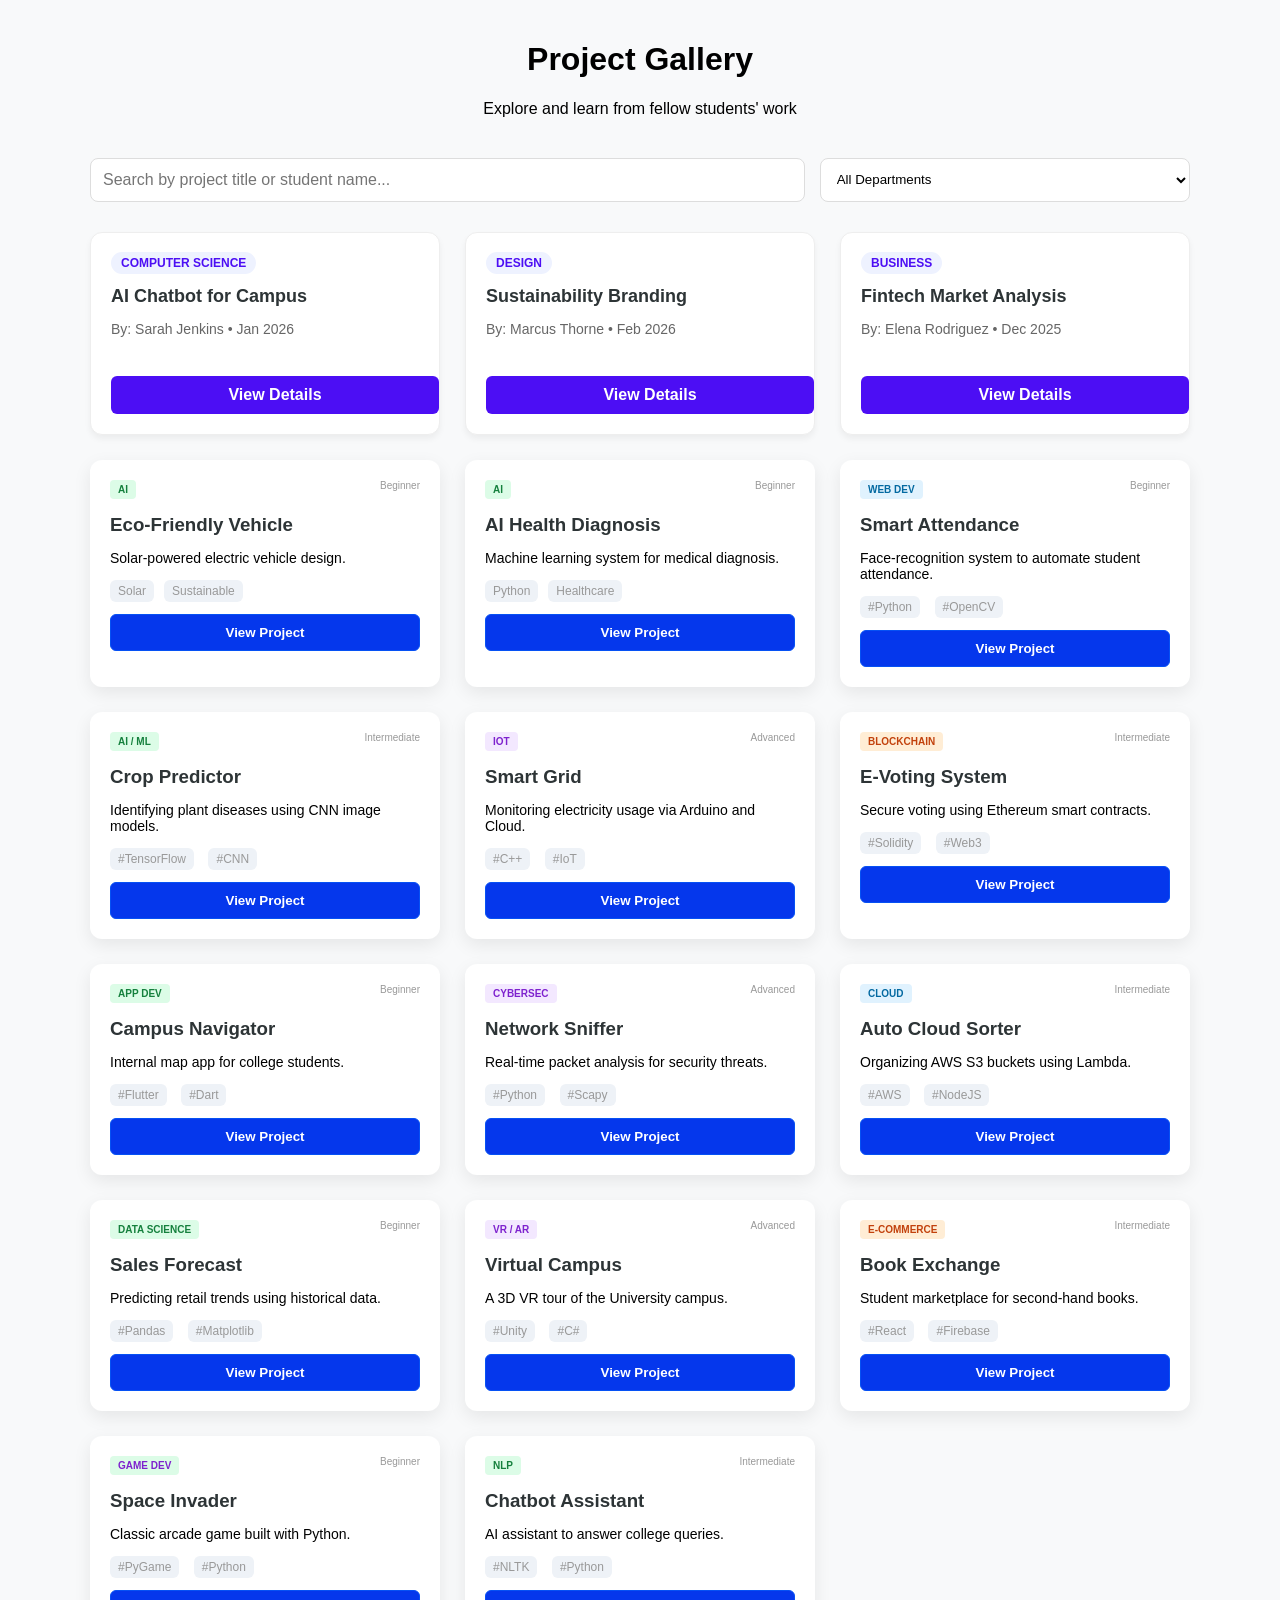
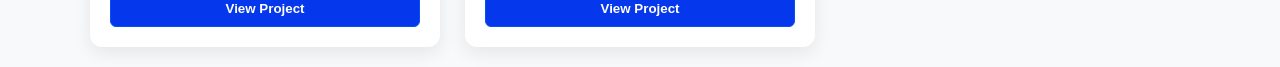
<file: browse.html>
<!DOCTYPE html>
<html lang="en">
<head>
    <meta charset="UTF-8">
    <meta name="viewport" content="width=device-width, initial-scale=1.0">
    <title>Browse Projects | Student Portal</title>
    <style>
        :root {
            --primary-color: #4c0ef4;
            --accent-color: #667eea;
            --bg-light: #f8f9fa;
            --text-main: #2d3436;
        }

        body {
            font-family: 'Segoe UI', sans-serif;
            background-color: var(--bg-light);
            margin: 0;
            padding: 20px;
        }

        .container {
            max-width: 1100px;
            margin: 0 auto;
        }

        header {
            text-align: center;
            margin-bottom: 40px;
        }

        /* Search & Filter Section */
        .controls {
            display: flex;
            gap: 15px;
            margin-bottom: 30px;
            flex-wrap: wrap;
        }

        .search-bar {
            flex: 2;
            padding: 12px;
            border: 1px solid #ddd;
            border-radius: 8px;
            font-size: 1rem;
        }

        .filter-select {
            flex: 1;
            padding: 12px;
            border: 1px solid #ddd;
            border-radius: 8px;
            background: white;
        }

        /* Project Grid */
        .project-grid {
            display: grid;
            grid-template-columns: repeat(auto-fill, minmax(300px, 1fr));
            gap: 25px;
        }

        .project-card {
            background: white;
            border-radius: 12px;
            overflow: hidden;
            box-shadow: 0 4px 6px rgba(0,0,0,0.05);
            transition: transform 0.2s;
            border: 1px solid #eee;
        }

        .project-card:hover {
            transform: translateY(-5px);
            box-shadow: 0 8px 15px rgba(0,0,0,0.1);
        }

        .card-content {
            padding: 20px;
        }

        .tag {
            background: #eef2ff;
            color: var(--primary-color);
            padding: 4px 10px;
            border-radius: 20px;
            font-size: 0.75rem;
            font-weight: bold;
            text-transform: uppercase;
        }

        h3 {
            margin: 15px 0 10px 0;
            color: var(--text-main);
        }

        .author {
            color: #636e72;
            font-size: 0.85rem;
            margin-bottom: 15px;
        }

        .view-btn {
            display: inline-block;
            width: 100%;
            text-align: center;
            padding: 10px;
            background-color: var(--primary-color);
            color: white;
            text-decoration: none;
            border-radius: 6px;
            font-weight: 600;
        }

            .card {
      background: white;
      border-radius: 12px;
      padding: 20px;
      box-shadow: 0 6px 18px rgba(0,0,0,0.08);
      transition: 0.3s;
    }

    .card h4 { margin-bottom: 8px; }
    .card p { font-size: 14px; margin-bottom: 12px; }
    .tags span {
      background: #eef2f7;
      padding: 4px 8px;
      border-radius: 6px;
      font-size: 12px;
      margin-right: 6px;
    }

    .card:hover {
    box-shadow: 0 10px 20px rgba(0,0,0,0.05);
}

.card-header {
    display: flex;
    justify-content: space-between;
    margin-bottom: 15px;
}

    .tags span {
      background: #eef2f7;
      padding: 4px 8px;
      border-radius: 6px;
      font-size: 12px;
      margin-right: 6px;
    }
    .category {
    font-size: 10px;
    font-weight: bold;
    padding: 4px 8px;
    border-radius: 4px;
    text-transform: uppercase;
}

.tags {
    margin: 15px 0;
}

.tags span {
    font-size: 12px;
    color: #999;
    margin-right: 10px;
}


.level { font-size: 10px; color: #999; }

.project-card h3 {
    font-size: 18px;
    margin-bottom: 10px;
}

.project-card p {
    font-size: 14px;
    color: #666;
    height: 40px;
}
.btn-view {
  background:  #0537ec;
      color: white;
    width: 100%;
    padding: 10px;
    border: 1px solid #0651f4;
    /* background: transparent;
    color: #2563eb; */
    border-radius: 6px;
    cursor: pointer;
    font-weight: bold;
}

.btn-view:hover {
    background: #0c0146;
    color: white;
}

.web { background: #e0f2fe; color: #0369a1; }
.ai { background: #dcfce7; color: #15803d; }
.iot { background: #f3e8ff; color: #7e22ce; }
.blockchain { background: #ffedd5; color: #c2410c; }
.app { background: #dcfce7; color: #15803d; }
.cyber { background: #f3e8ff; color: #7e22ce; }
.cloud { background: #e0f2fe; color: #0369a1; }
.data { background: #dcfce7; color: #15803d; }
.vr { background: #f3e8ff; color: #7e22ce; }
.ecom { background: #ffedd5; color: #c2410c; }
.nlp { background: #dcfce7; color: #15803d; }
.game { background: #dcfce7; color: #7e22ce; }


        .view-btn:hover { background-color: #1708bf; }
    </style>
</head>
<body>

<div class="container">
    <header>
        <h1>Project Gallery</h1>
        <p>Explore and learn from fellow students' work</p>
    </header>

    <div class="controls">
        <input type="text" class="search-bar" placeholder="Search by project title or student name...">
        <select class="filter-select">
            <option>All Departments</option>
            <option>Computer Science</option>
            <option>Business</option>
            <option>Design</option>
        </select>
    </div>

    <div class="project-grid">
        <div class="project-card">
            <div class="card-content">
                <span class="tag">Computer Science</span>
                <h3>AI Chatbot for Campus</h3>
                <p class="author">By: Sarah Jenkins • Jan 2026</p>
                <a href="#" class="view-btn">View Details</a>
            </div>
        </div>

        <div class="project-card">
            <div class="card-content">
                <span class="tag">Design</span>
                <h3>Sustainability Branding</h3>
                <p class="author">By: Marcus Thorne • Feb 2026</p>
                <a href="#" class="view-btn">View Details</a>
            </div>
        </div>

        <div class="project-card">
            <div class="card-content">
                <span class="tag">Business</span>
                <h3>Fintech Market Analysis</h3>
                <p class="author">By: Elena Rodriguez • Dec 2025</p>
                <a href="#" class="view-btn">View Details</a>
            </div>
        </div>


         <div class="card">
        <div class="card-header">
          <span class="category ai">AI</span>
          <span class="level beginner">Beginner</span></div>
          <h3>Eco-Friendly Vehicle</h3>
          <p>Solar-powered electric vehicle design.</p>
          <div class="tags">
          <span>Solar</span><span>Sustainable</span>
          </div>
          <button class="btn-view">View Project</button>
      </div>

      <div class="card">
        <div class="card-header">
          <span class="category ai">AI</span>
          <span class="level beginner">Beginner</span></div>
          <h3>AI Health Diagnosis</h3>
          <p>Machine learning system for medical diagnosis.</p>
          <div class="tags">
            <span>Python</span><span>Healthcare</span>
          </div>
          <button class="btn-view">View Project</button>
      </div>


      <div class="card">
        <div class="card-header">
          <span class="category web">Web Dev</span>
          <span class="level beginner">Beginner</span>
        </div>
        <h3>Smart Attendance</h3>
        <p>Face-recognition system to automate student attendance.</p>
        <div class="tags">
          <span>#Python</span> <span>#OpenCV</span>
        </div>
        <button class="btn-view">View Project</button>
      </div>

      <div class="card">
        <div class="card-header">
          <span class="category ai">AI / ML</span>
          <span class="level intermediate">Intermediate</span>
        </div>
        <h3>Crop Predictor</h3>
        <p>Identifying plant diseases using CNN image models.</p>
        <div class="tags">
          <span>#TensorFlow</span> <span>#CNN</span>
        </div>
        <button class="btn-view">View Project</button>
      </div>

      <div class="card">
        <div class="card-header">
          <span class="category iot">IoT</span>
          <span class="level advanced">Advanced</span>
        </div>
        <h3>Smart Grid</h3>
        <p>Monitoring electricity usage via Arduino and Cloud.</p>
        <div class="tags">
          <span>#C++</span> <span>#IoT</span>
        </div>
        <button class="btn-view">View Project</button>
      </div>

      <div class="card">
        <div class="card-header">
          <span class="category blockchain">Blockchain</span>
          <span class="level intermediate">Intermediate</span>
        </div>
        <h3>E-Voting System</h3>
        <p>Secure voting using Ethereum smart contracts.</p>
        <div class="tags">
          <span>#Solidity</span> <span>#Web3</span>
        </div>
        <button class="btn-view">View Project</button>
      </div>

      <div class="card">
        <div class="card-header">
          <span class="category app">App Dev</span>
          <span class="level beginner">Beginner</span>
        </div>
        <h3>Campus Navigator</h3>
        <p>Internal map app for college students.</p>
        <div class="tags">
          <span>#Flutter</span> <span>#Dart</span>
        </div>
        <button class="btn-view">View Project</button>
      </div>

      <div class="card">
        <div class="card-header">
          <span class="category cyber">CyberSec</span>
          <span class="level advanced">Advanced</span>
        </div>
        <h3>Network Sniffer</h3>
        <p>Real-time packet analysis for security threats.</p>
        <div class="tags">
          <span>#Python</span> <span>#Scapy</span>
        </div>
        <button class="btn-view">View Project</button>
      </div>

      <div class="card">
        <div class="card-header">
          <span class="category cloud">Cloud</span>
          <span class="level intermediate">Intermediate</span>
        </div>
        <h3>Auto Cloud Sorter</h3>
        <p>Organizing AWS S3 buckets using Lambda.</p>
        <div class="tags">
          <span>#AWS</span> <span>#NodeJS</span>
        </div>
        <button class="btn-view">View Project</button>
      </div>

      <div class="card">
        <div class="card-header">
          <span class="category data">Data Science</span>
          <span class="level beginner">Beginner</span>
        </div>
        <h3>Sales Forecast</h3>
        <p>Predicting retail trends using historical data.</p>
        <div class="tags">
          <span>#Pandas</span> <span>#Matplotlib</span>
        </div>
        <button class="btn-view">View Project</button>
      </div>

      <div class="card">
        <div class="card-header">
          <span class="category vr">VR / AR</span>
          <span class="level advanced">Advanced</span>
        </div>
        <h3>Virtual Campus</h3>
        <p>A 3D VR tour of the University campus.</p>
        <div class="tags">
          <span>#Unity</span> <span>#C#</span>
        </div>
        <button class="btn-view">View Project</button>
      </div>

      <div class="card">
        <div class="card-header">
          <span class="category ecom">E-Commerce</span>
          <span class="level intermediate">Intermediate</span>
        </div>
        <h3>Book Exchange</h3>
        <p>Student marketplace for second-hand books.</p>
        <div class="tags">
          <span>#React</span> <span>#Firebase</span>
        </div>
        <button class="btn-view">View Project</button>
      </div>

      <div class="card">
        <div class="card-header">
          <span class="category game">Game Dev</span>
          <span class="level beginner">Beginner</span>
        </div>
        <h3>Space Invader</h3>
        <p>Classic arcade game built with Python.</p>
        <div class="tags">
          <span>#PyGame</span> <span>#Python</span>
        </div>
        <button class="btn-view">View Project</button>
      </div>

      <div class="card">
        <div class="card-header">
          <span class="category nlp">NLP</span>
          <span class="level intermediate">Intermediate</span>
        </div>
        <h3>Chatbot Assistant</h3>
        <p>AI assistant to answer college queries.</p>
        <div class="tags">
          <span>#NLTK</span> <span>#Python</span>
        </div>
        <button class="btn-view">View Project</button>
      </div>



    </div>
</div>

</body>
</html>
</file>
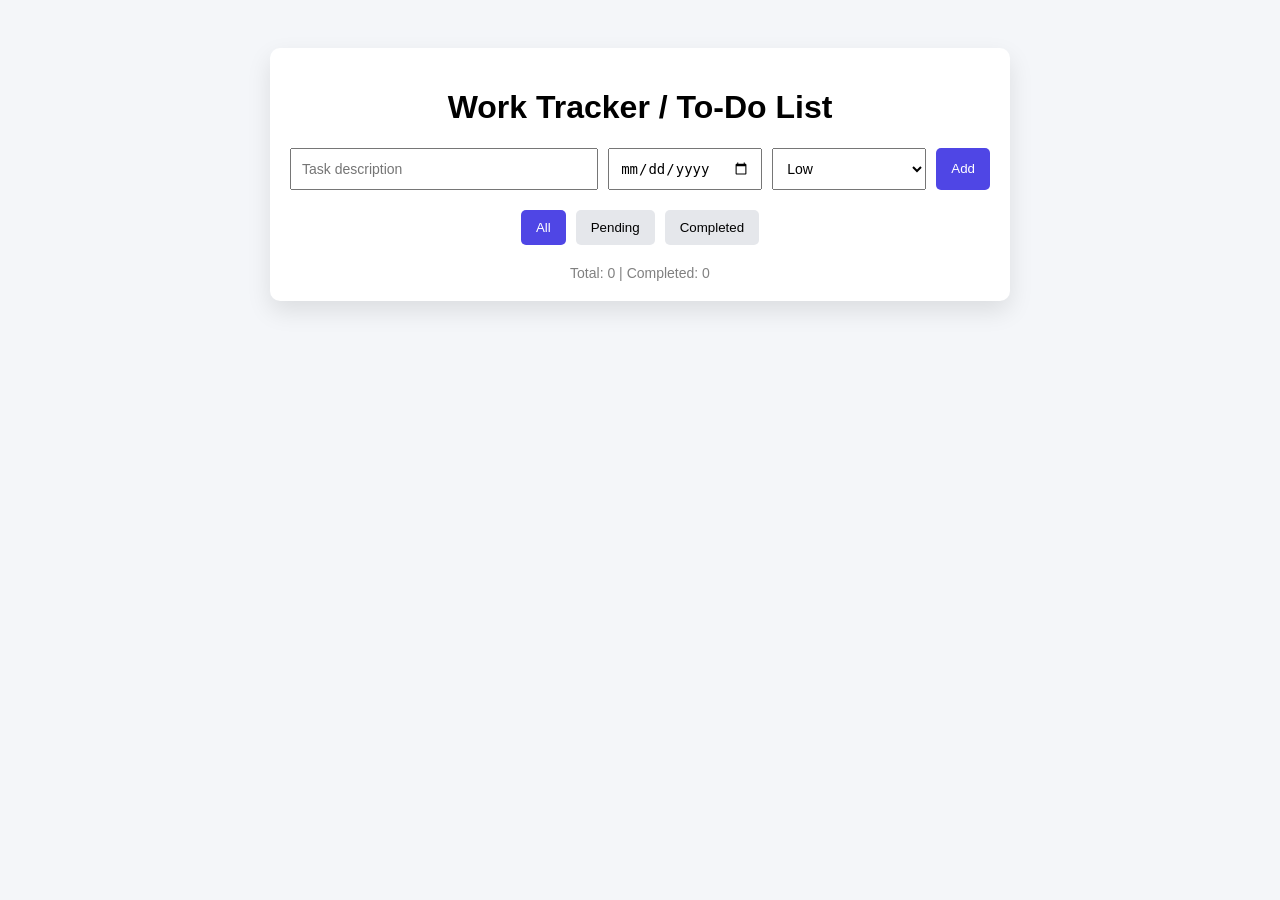
<file: forth.html>
<!DOCTYPE html>
<html lang="en">
<head>
  <meta charset="UTF-8" />
  <meta name="viewport" content="width=device-width, initial-scale=1.0" />
  <title>Work Tracker - To Do List</title>
  <style>
    body {
      font-family: Arial, sans-serif;
      background: #f4f6f9;
      display: flex;
      justify-content: center;
      padding: 40px;
    }

    .container {
      background: white;
      width: 100%;
      max-width: 700px;
      padding: 20px;
      border-radius: 10px;
      box-shadow: 0 10px 25px rgba(0,0,0,0.1);
    }

    h1 {
      text-align: center;
    }

    .input-group {
      display: grid;
      grid-template-columns: 2fr 1fr 1fr auto;
      gap: 10px;
      margin-bottom: 20px;
    }

    input, select {
      padding: 10px;
      font-size: 14px;
    }

    button {
      padding: 10px 15px;
      cursor: pointer;
      border: none;
      background: #4f46e5;
      color: white;
      border-radius: 5px;
    }

    button:hover {
      opacity: 0.9;
    }

    .filters {
      display: flex;
      justify-content: center;
      gap: 10px;
      margin-bottom: 20px;
    }

    .filters button {
      background: #e5e7eb;
      color: black;
    }

    .filters button.active {
      background: #4f46e5;
      color: white;
    }

    ul {
      list-style: none;
      padding: 0;
    }

    li {
      display: flex;
      justify-content: space-between;
      align-items: center;
      padding: 10px;
      margin-bottom: 10px;
      background: #f9fafb;
      border-radius: 5px;
    }

    li.completed span.task-text {
      text-decoration: line-through;
      color: gray;
    }

    .task-info {
      font-size: 12px;
      color: gray;
    }

    .priority-high { color: red; font-weight: bold; }
    .priority-medium { color: orange; font-weight: bold; }
    .priority-low { color: green; font-weight: bold; }

    .stats {
      text-align: center;
      margin-top: 20px;
      font-size: 14px;
      color: gray;
    }

    .delete {
      background: red;
      font-size: 12px;
      padding: 5px 8px;
    }
  </style>
</head>
<body>
  <div class="container">
    <h1>Work Tracker / To-Do List</h1>

    <div class="input-group">
      <input type="text" id="taskInput" placeholder="Task description" />
      <input type="date" id="dueDate" />
      <select id="priority">
        <option value="low">Low</option>
        <option value="medium">Medium</option>
        <option value="high">High</option>
      </select>
      <button onclick="addTask()">Add</button>
    </div>

    <div class="filters">
      <button onclick="setFilter('all')" id="allBtn" class="active">All</button>
      <button onclick="setFilter('pending')" id="pendingBtn">Pending</button>
      <button onclick="setFilter('completed')" id="completedBtn">Completed</button>
    </div>

    <ul id="taskList"></ul>

    <div class="stats" id="stats"></div>
  </div>

  <script>
    let tasks = JSON.parse(localStorage.getItem('tasks')) || [];
    let currentFilter = 'all';

    function saveTasks() {
      localStorage.setItem('tasks', JSON.stringify(tasks));
    }

    function addTask() {
      const text = document.getElementById('taskInput').value.trim();
      const dueDate = document.getElementById('dueDate').value;
      const priority = document.getElementById('priority').value;

      if (!text) return;

      tasks.unshift({
        id: Date.now(),
        text,
        dueDate,
        priority,
        completed: false,
        createdAt: new Date().toLocaleString()
      });

      document.getElementById('taskInput').value = '';
      document.getElementById('dueDate').value = '';
      document.getElementById('priority').value = 'low';

      saveTasks();
      renderTasks();
    }

    function toggleTask(id) {
      tasks = tasks.map(task =>
        task.id === id ? { ...task, completed: !task.completed } : task
      );
      saveTasks();
      renderTasks();
    }

    function deleteTask(id) {
      tasks = tasks.filter(task => task.id !== id);
      saveTasks();
      renderTasks();
    }

    function setFilter(filter) {
      currentFilter = filter;
      document.querySelectorAll('.filters button').forEach(btn => btn.classList.remove('active'));
      document.getElementById(filter + 'Btn').classList.add('active');
      renderTasks();
    }

    function renderTasks() {
      const list = document.getElementById('taskList');
      list.innerHTML = '';

      const filtered = tasks.filter(task => {
        if (currentFilter === 'completed') return task.completed;
        if (currentFilter === 'pending') return !task.completed;
        return true;
      });

      filtered.forEach(task => {
        const li = document.createElement('li');
        if (task.completed) li.classList.add('completed');

        const priorityClass = `priority-${task.priority}`;

        li.innerHTML = `
          <div>
            <input type="checkbox" ${task.completed ? 'checked' : ''} onclick="toggleTask(${task.id})" />
            <span class="task-text">${task.text}</span>
            <div class="task-info">
              Due: ${task.dueDate || 'No date'} | 
              Priority: <span class="${priorityClass}">${task.priority.toUpperCase()}</span>
            </div>
          </div>
          <button class="delete" onclick="deleteTask(${task.id})">Delete</button>
        `;

        list.appendChild(li);
      });

      const completedCount = tasks.filter(t => t.completed).length;
      document.getElementById('stats').innerText =
        `Total: ${tasks.length} | Completed: ${completedCount}`;
    }

    document.getElementById('taskInput').addEventListener('keydown', function(e) {
      if (e.key === 'Enter') addTask();
    });

    renderTasks();
  </script>
</body>
</html>
</file>
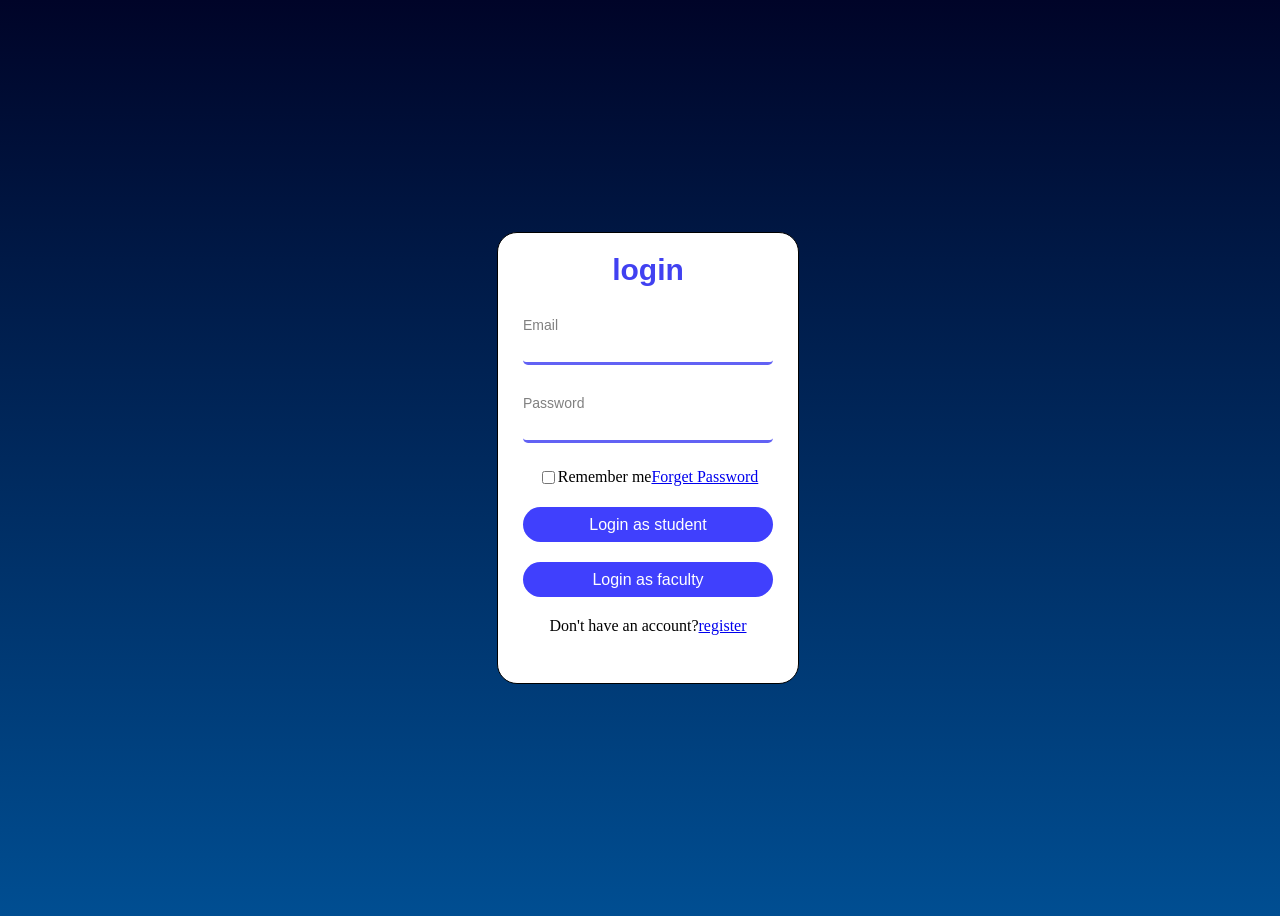
<file: login.html>
<!DOCTYPE html>
<html lang="en">
<head>
    <meta charset="UTF-8">
    <meta name="viewport" content="width=device-width, initial-scale=1.0">
    <title>login page</title>
    <style>
        body{
            width: 100%;
            height: 100vh;
            display: flex;
            align-items: center;
            justify-content: center;
            background-position: center;
            background-size: cover;
            background: linear-gradient(to bottom, #000428, #004e92); 
            /* background-color: rgb(4, 4, 82); */
        }
        .container{
            width:300px;
            height:450px;
            border:1px solid black;
            align-items: center;
            margin: 50px auto;
            border-radius: 20px;
            transform: .1s;
            background-color: white;
        
        }
        .container:hover{
            box-shadow: 0 0 10px gray;
            transform: scale(1.02);
        }
        h1{
            text-align: center;
            font-size: 30px;
            font-weight: bold;
            margin-top: 20px;
            font-family: Arial, Helvetica, sans-serif;
            color: rgb(65, 65, 241);

        }
        .username, .password{
            width: 250px;
            height: 50px;
            /* border: 1px solid black; */
            margin: 25px auto;
            border-radius: 5px;
            font-size: 14px;
            /* padding-left: 10px; */
            font-family: Arial, Helvetica, sans-serif;
            display: flex;
            flex-direction: column;
            transform: 0s;
            border-bottom: 3px solid rgb(98, 98, 244);
        }
        .username input, .password input{
            height: 25px;
            /* margin-top: 5px; */
            border-radius: 5px;
            font-size: 14px;
            /* padding-left: 5px; */
            border: none;
            outline: none;
        }

        .username label, .password label{
            top:50%;
            left: 10px;
            padding-top: 5px;
            font-size: 14px;
            color: gray;
            transform: .5s;
            font-family: Arial, Helvetica, sans-serif;
        }
        .username:hover, .password:hover{
            box-shadow: 0 0 5px gray;
            transform: scale(1.01);
        }
        .submit{
            height: auto;
            width: auto;
            display: flex;
            flex-direction: row;
            justify-content: center;
        }
        /* .login01{
            display: grid;
            grid-template-columns: 1fr 1fr;
            gap: 15px;
        } */
        button{
            width: 250px;
            height: 35px;
            margin: 20px auto;
            border-radius: 25px;
            border: none;
            background-color: rgb(64, 64, 253);
            color: white;
            font-size: 16px;
            font-family: Arial, Helvetica, sans-serif;
            cursor: pointer;
            text-align: center;
            display: flex;
            justify-content: center;
            align-items: center;
            transform: 2s;
        }
        button:hover{
            background-color: rgb(25, 25, 235);
            transform: scale(1.05);
        }
    </style>
</head>
<body>
    

    <div class="container">
        <h1>login</h1>
        <form action="">
        <div class="username">
            <label for="">Email</label>
            <input type="email" required>
            
            <i class="fa-solid fa-envelope"></i>
        </div>
        <div class="password">
            <label for="">Password</label>
            <input type="password">
            
        </div>
        <div class="submit"><input type="checkbox"> Remember me 
        <a href="register.html">Forget Password</a></div>
        <div class="login01">
            <div><button type="button" onclick="window.location.href='index.html'" >Login as student</button></div>
            <div><button type="button" onclick="window.location.href='index.html'">Login as faculty</button></div>
        </div>
        <p style="text-align: center;">Don't have an account?<a href="register.html">register</a></p>
        </form>
    </div>
</body>
</html>
</file>
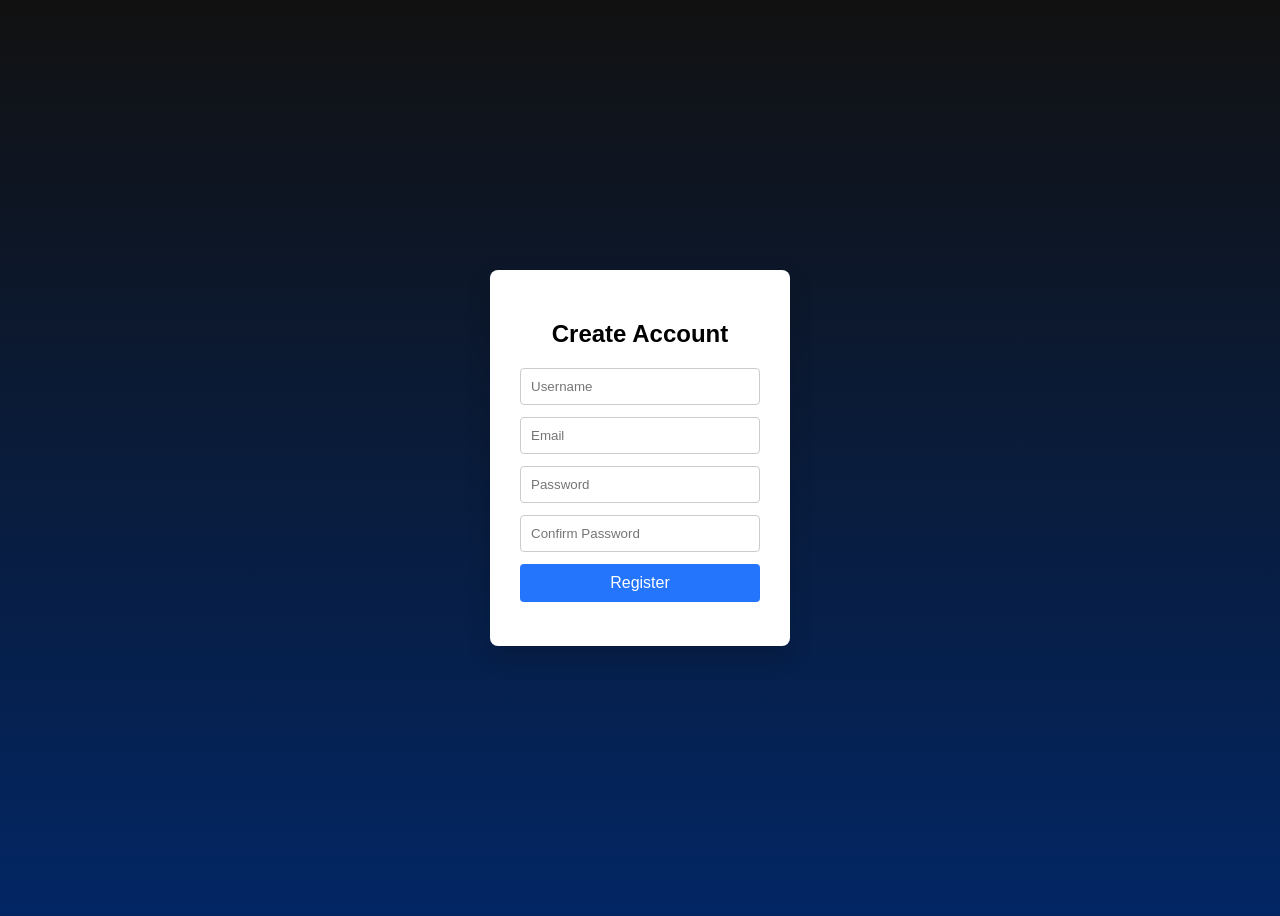
<file: register.html>
<!DOCTYPE html>
<html lang="en">

<head>
    <meta charset="UTF-8">
    <meta name="viewport" content="width=device-width, initial-scale=1.0">
    <title>Document</title>
    <link rel="stylesheet" href="register.css">
</head>

<body>

    <div class="register-container">
        <h2>Create Account</h2>

        <form id="registerForm">
            <input type="text" id="username" placeholder="Username" required>
            <input type="email" id="email" placeholder="Email" required>
            <input type="password" id="password" placeholder="Password" required>
            <input type="password" id="confirmPassword" placeholder="Confirm Password" required>
            <!-- <form action="register.html" method="get">
                <button type="submit">Register</button>
            </form> -->
            <form>
  <!-- other inputs here -->

  <button type="button" onclick="window.location.href='login.html'">
   Register
  </button>
</form>



            <!-- <button type="submit">Register</button>
       <a href="./index.html" class="btn"><button type="submit">Register</button></a> -->
            <p id="message"></p>
        </form>
    </div>

</body>

</html>
</file>
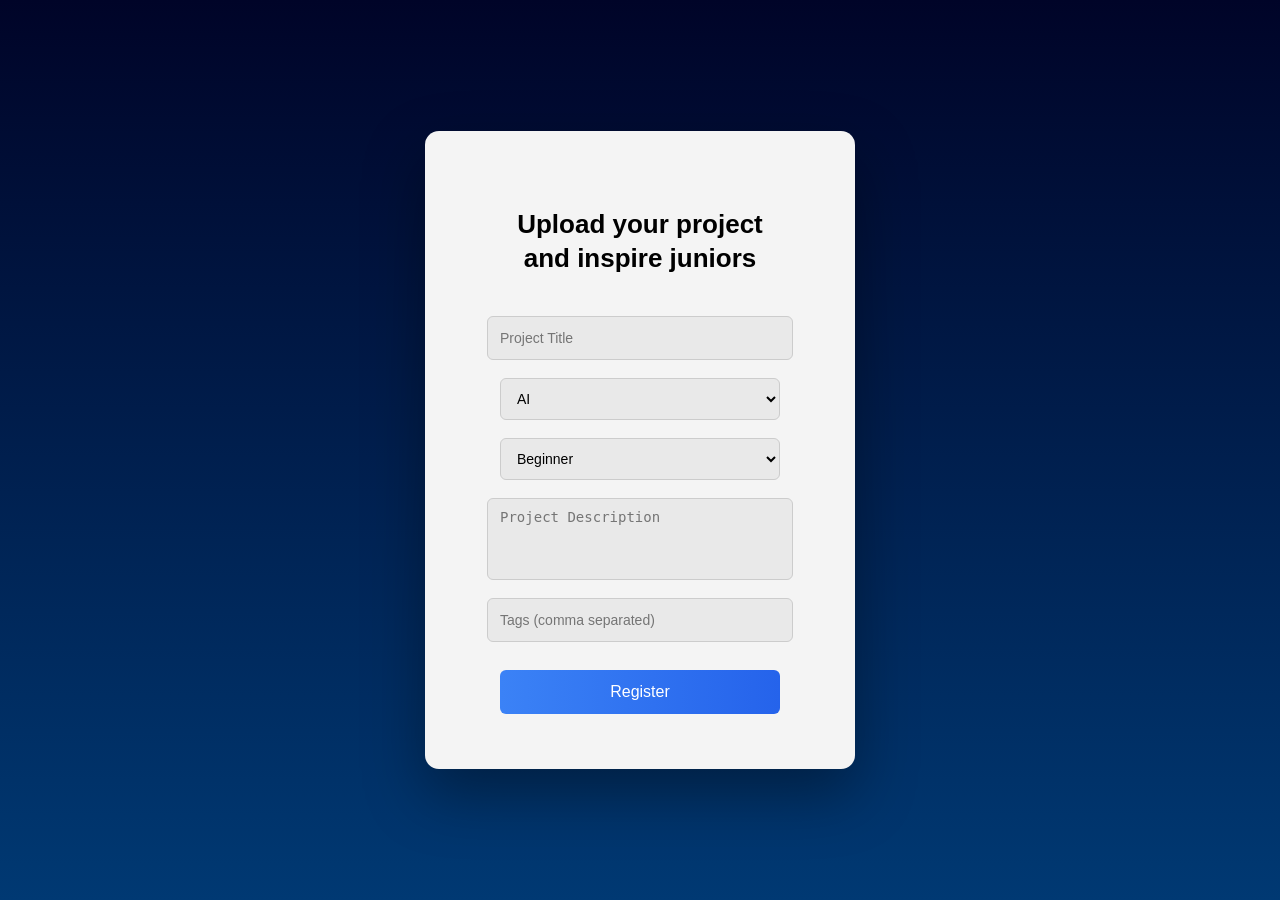
<file: submit.html>
<!DOCTYPE html>
<html lang="en">
<head>
<meta charset="UTF-8">
<meta name="viewport" content="width=device-width, initial-scale=1.0">
<title>Submit Project</title>

<style>

body {
    margin: 0;
    height: 100vh;
    display: flex;
    justify-content: center;
    align-items: center;
    background: linear-gradient(to bottom, #000428, #003973);
    font-family: 'Segoe UI', sans-serif;
}

/* CARD — matched to screenshot proportions */
.form-wrapper {
    width: 360px;              /* narrower like image */
    min-height: 520px;         /* taller card */
    padding: 55px 35px;
    background: #f4f4f4;
    border-radius: 14px;
    box-shadow: 0 25px 60px rgba(0,0,0,0.35);
    text-align: center;
}

/* HEADING */
.form-wrapper h2 {
    font-size: 26px;
    font-weight: 700;
    margin-bottom: 40px;
    color: #000;
    line-height: 1.3;
}

/* FORM */
#projectForm {
    display: flex;
    flex-direction: column;
    align-items: center;
}

/* INPUTS */
#projectForm input,
#projectForm select,
#projectForm textarea {
    width: 280px;              /* smaller than card */
    height: 42px;
    padding: 0 12px;
    margin-bottom: 18px;
    border-radius: 6px;
    border: 1px solid #ccc;
    background: #e9e9e9;
    font-size: 14px;
    outline: none;
}

#projectForm textarea {
    height: 70px;
    padding-top: 10px;
    resize: none;
}

/* BUTTON */
#projectForm button {
    width: 280px;
    height: 44px;
    border-radius: 6px;
    border: none;
    background: linear-gradient(to right, #3b82f6, #2563eb);
    color: white;
    font-size: 16px;
    font-weight: 500;
    cursor: pointer;
    margin-top: 10px;
    transition: 0.3s ease;
}

#projectForm button:hover {
    opacity: 0.9;
}

</style>
</head>

<body>

<div class="form-wrapper">
    <h2>Upload your project<br>and inspire juniors</h2>

    <form id="projectForm">
        <input type="text" id="title" placeholder="Project Title" required>

        <select id="category">
            <option value="AI">AI</option>
            <option value="Web">Web</option>
            <option value="IoT">IoT</option>
        </select>

        <select id="level">
            <option value="Beginner">Beginner</option>
            <option value="Intermediate">Intermediate</option>
            <option value="Advanced">Advanced</option>
        </select>

        <textarea id="description" placeholder="Project Description" required></textarea>

        <input type="text" id="tags" placeholder="Tags (comma separated)">

        <button type="submit">Register</button>
    </form>
</div>



     <script>
document.getElementById("projectForm").addEventListener("submit", function(e) {
    e.preventDefault();

    const project = {
        title: document.getElementById("title").value,
        category: document.getElementById("category").value,
        level: document.getElementById("level").value,
        description: document.getElementById("description").value,
        tags: document.getElementById("tags").value
    };

    let projects = JSON.parse(localStorage.getItem("projects")) || [];
    projects.push(project);
    localStorage.setItem("projects", JSON.stringify(projects));

    window.location.href = "index.html";
});
</script> 
</body>
</html>
</file>
<file: register.css>
* {
  box-sizing: border-box;
  font-family: Arial, sans-serif;
}

body {
  background: linear-gradient(#111111, #022664);
  height: 100vh;
  display: flex;
  justify-content: center;
  align-items: center;
}

.register-container {
  background: #fff;
  padding: 30px;
  width: 300px;
  border-radius: 8px;
  box-shadow: 0 10px 25px rgba(0,0,0,0.2);
}

h2 {
  text-align: center;
  margin-bottom: 20px;
}

input {
  width: 100%;
  padding: 10px;
  margin-bottom: 12px;
  border: 1px solid #ccc;
  border-radius: 4px;
}

button {
  width: 100%;
  padding: 10px;
  background: #2575fc;
  border: none;
  color: white;
  font-size: 16px;
  border-radius: 4px;
  cursor: pointer;
}

button:hover {
  background: #1a5ed8;
}

#message {
  text-align: center;
  margin-top: 10px;
  font-size: 14px;
}
</file>
